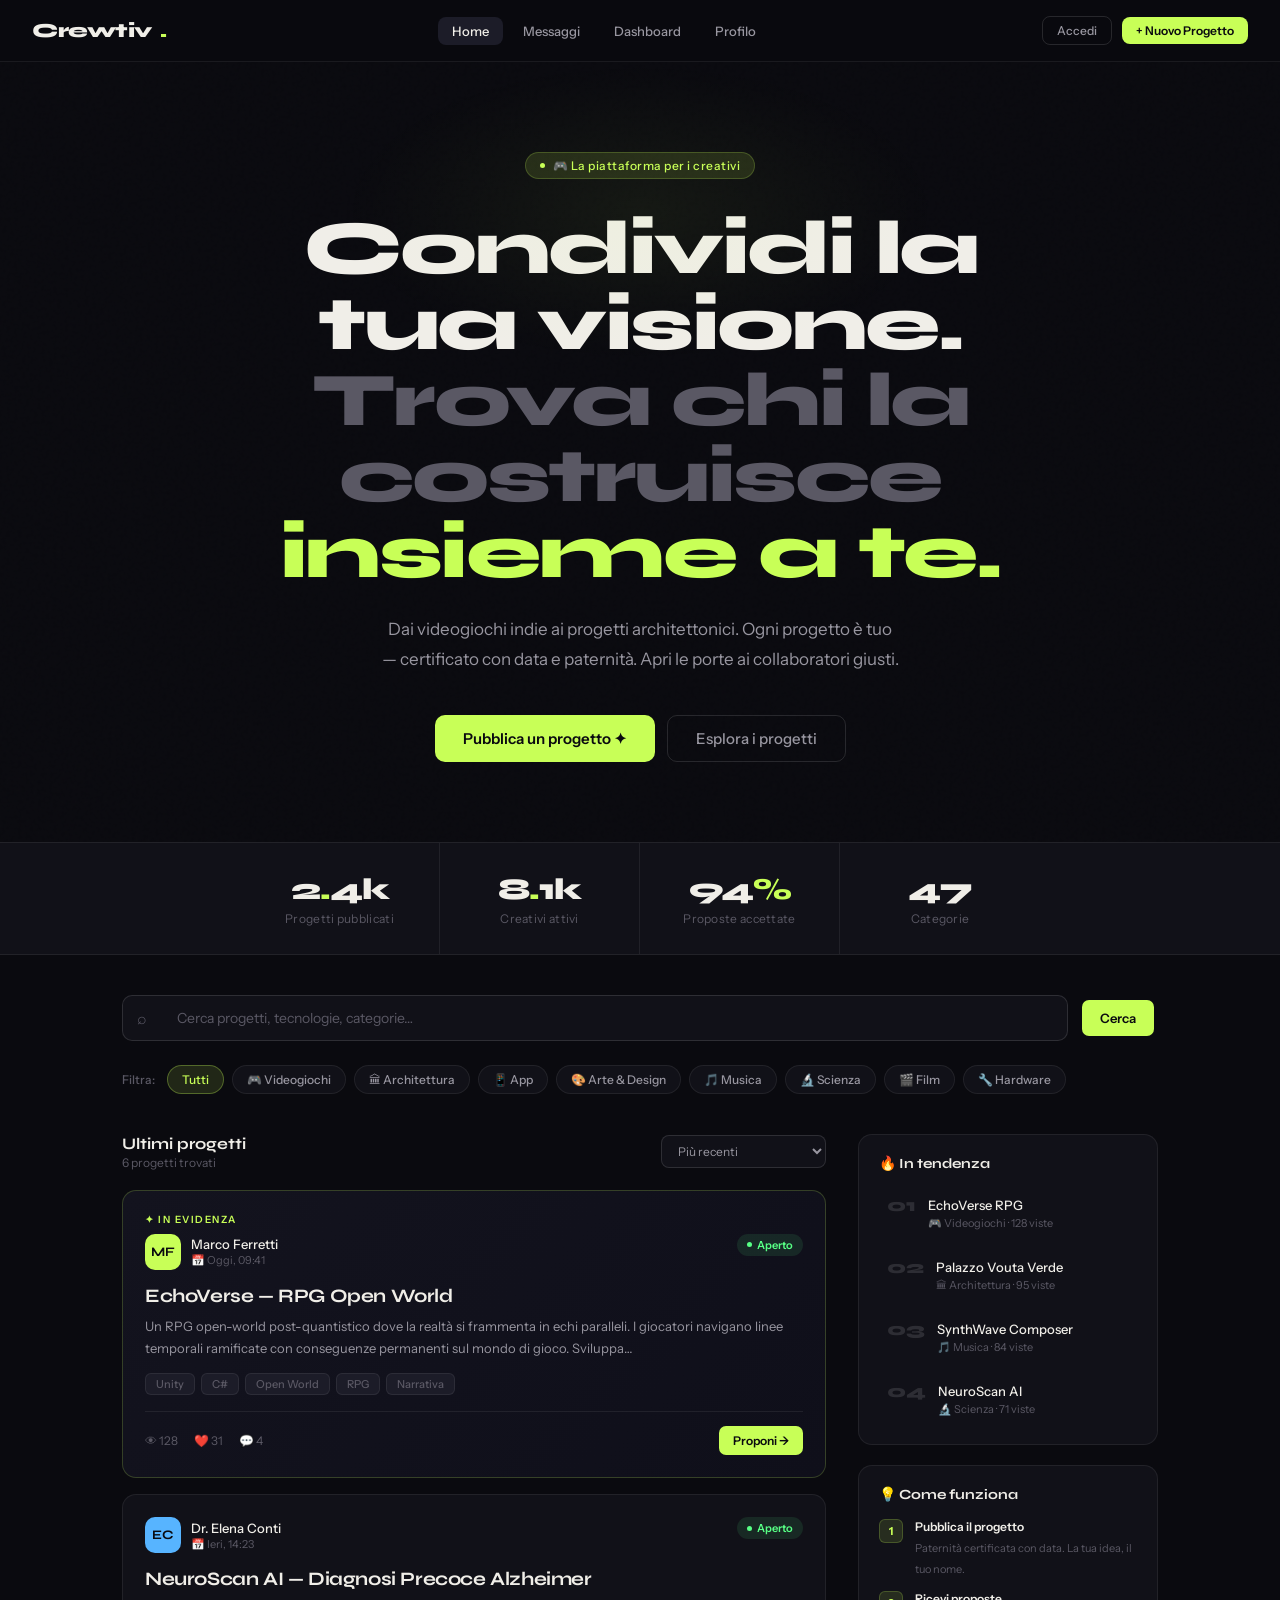
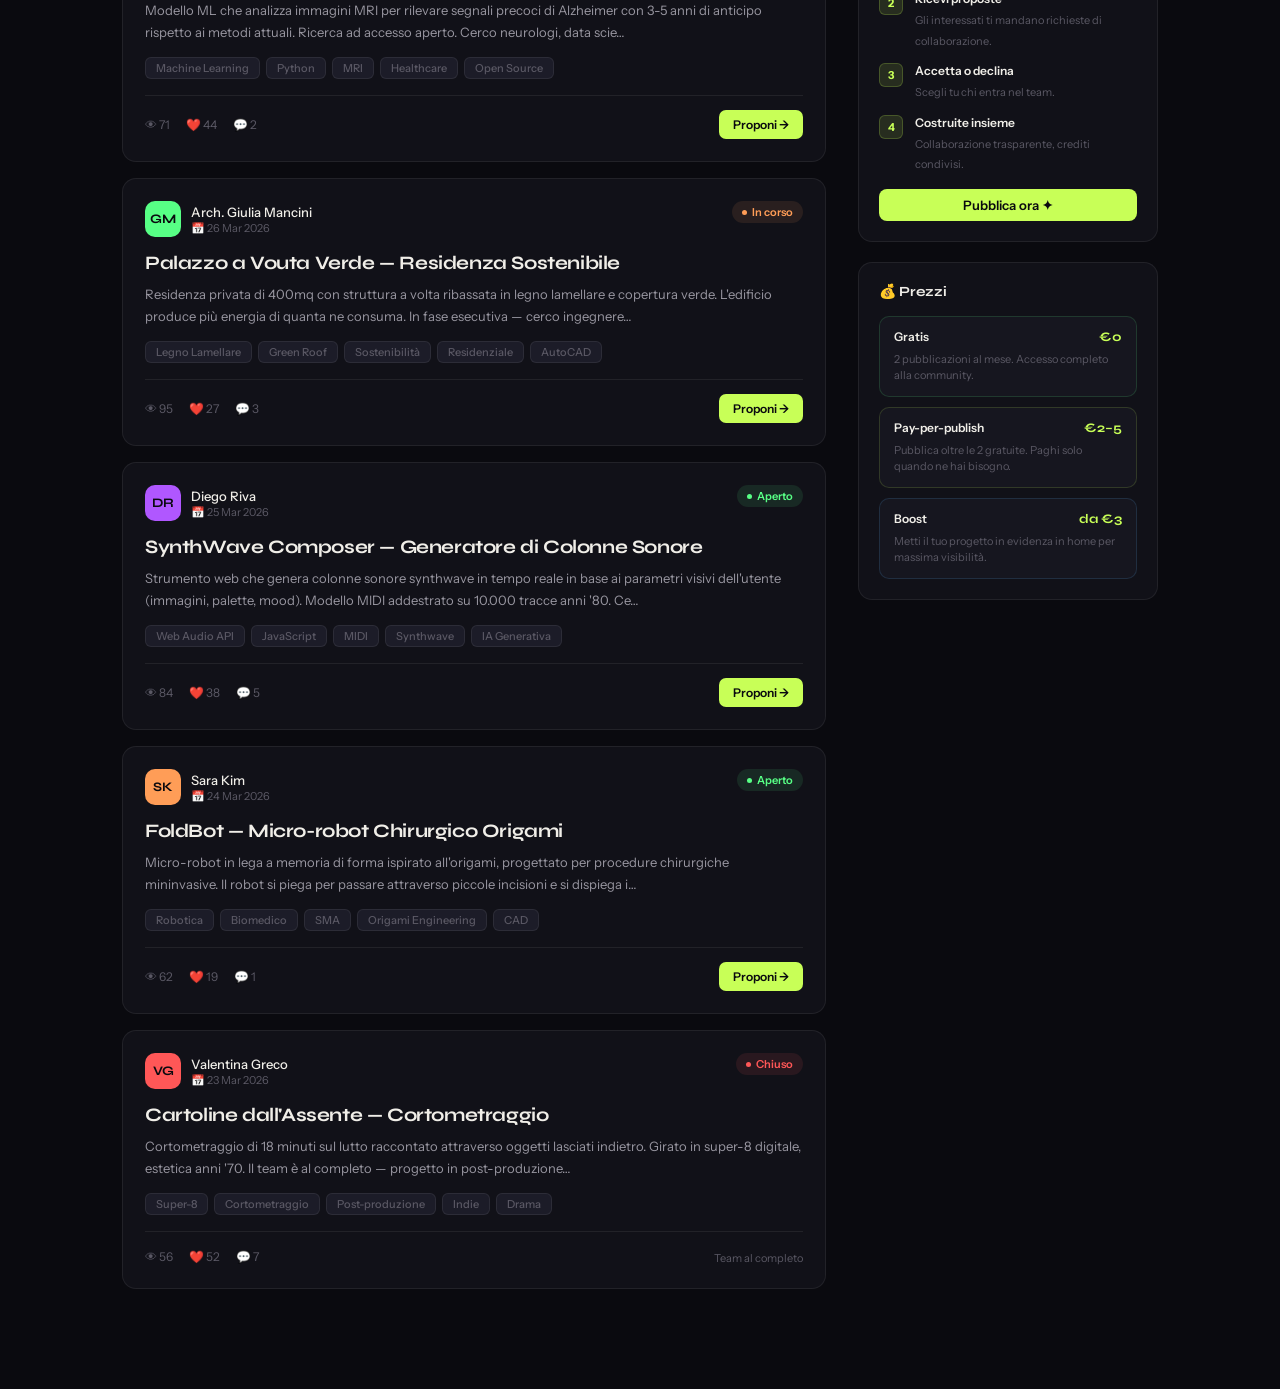
<file: crewtiv.html>
<!DOCTYPE html>
<html lang="it">
<head>
<meta charset="UTF-8">
<meta name="viewport" content="width=device-width, initial-scale=1.0">
<title>Crewtiv — Condividi la tua visione. Costruisci il tuo team.</title>

<!-- Google Analytics -->
<script async src="https://www.googletagmanager.com/gtag/js?id=G-K8WGWDESEM"></script>
<script>
  window.dataLayer = window.dataLayer || [];
  function gtag(){dataLayer.push(arguments);}
  gtag('js', new Date());
  gtag('config', 'G-K8WGWDESEM');
</script>

<!-- Microsoft Clarity -->
<script type="text/javascript">
  (function(c,l,a,r,i,t,y){
    c[a]=c[a]||function(){(c[a].q=c[a].q||[]).push(arguments)};
    t=l.createElement(r);t.async=1;t.src="https://www.clarity.ms/tag/"+i;
    y=l.getElementsByTagName(r)[0];y.parentNode.insertBefore(t,y);
  })(window, document, "clarity", "script", "w3e5hsa0gv");
</script>
<link href="https://fonts.googleapis.com/css2?family=Syne:wght@400;500;600;700;800&family=Instrument+Sans:ital,wght@0,300;0,400;0,500;1,300&display=swap" rel="stylesheet">
<style>
:root {
  --bg: #0a0a0f;
  --surface: #111118;
  --surface2: #16161f;
  --surface3: #1c1c28;
  --border: rgba(255,255,255,0.07);
  --border2: rgba(255,255,255,0.12);
  --text: #f0eee8;
  --text2: #9896a0;
  --text3: #5a5864;
  --accent: #c8ff57;
  --accent-dim: rgba(200,255,87,0.12);
  --accent-glow: rgba(200,255,87,0.25);
  --red: #ff5757;
  --blue: #57b4ff;
  --purple: #b057ff;
  --orange: #ff9d57;
  --radius: 14px;
  --radius-sm: 8px;
}
* { box-sizing: border-box; margin: 0; padding: 0; }
html { scroll-behavior: smooth; }
body {
  font-family: 'Instrument Sans', sans-serif;
  background: var(--bg);
  color: var(--text);
  min-height: 100vh;
  overflow-x: hidden;
}

/* NOISE OVERLAY */
body::before {
  content: '';
  position: fixed; inset: 0; z-index: 0;
  background-image: url("data:image/svg+xml,%3Csvg viewBox='0 0 256 256' xmlns='http://www.w3.org/2000/svg'%3E%3Cfilter id='noise'%3E%3CfeTurbulence type='fractalNoise' baseFrequency='0.9' numOctaves='4' stitchTiles='stitch'/%3E%3C/filter%3E%3Crect width='100%25' height='100%25' filter='url(%23noise)' opacity='0.04'/%3E%3C/svg%3E");
  pointer-events: none; opacity: .4;
}

/* NAV */
nav {
  position: sticky; top: 0; z-index: 100;
  display: flex; align-items: center; justify-content: space-between;
  padding: 0 32px; height: 62px;
  background: rgba(10,10,15,0.85);
  backdrop-filter: blur(20px);
  border-bottom: 1px solid var(--border);
}
.nav-logo {
  font-family: 'Syne', sans-serif;
  font-weight: 800; font-size: 20px;
  color: var(--text); text-decoration: none;
  letter-spacing: -0.5px;
  display: flex; align-items: center; gap: 8px;
}
.nav-logo .dot { color: var(--accent); }
.nav-center { display: flex; gap: 6px; }
.nav-link {
  padding: 6px 14px; border-radius: 8px;
  font-size: 13px; font-weight: 500; color: var(--text2);
  text-decoration: none; transition: all .2s; cursor: pointer;
  border: none; background: none;
  font-family: 'Instrument Sans', sans-serif;
}
.nav-link:hover { color: var(--text); background: var(--surface2); }
.nav-link.active { color: var(--text); background: var(--surface3); }
.nav-right { display: flex; align-items: center; gap: 10px; }
.btn {
  display: inline-flex; align-items: center; gap: 6px;
  padding: 8px 18px; border-radius: 8px;
  font-family: 'Instrument Sans', sans-serif;
  font-size: 13px; font-weight: 500;
  cursor: pointer; transition: all .2s;
  border: none; text-decoration: none;
}
.btn-ghost {
  background: transparent; color: var(--text2);
  border: 1px solid var(--border2);
}
.btn-ghost:hover { color: var(--text); border-color: rgba(255,255,255,0.25); }
.btn-accent {
  background: var(--accent); color: #0a0a0f;
  font-weight: 600;
}
.btn-accent:hover { background: #d4ff6a; transform: translateY(-1px); box-shadow: 0 4px 20px var(--accent-glow); }
.btn-sm { padding: 6px 14px; font-size: 12px; }

/* HERO */
.hero {
  position: relative; z-index: 1;
  padding: 90px 32px 80px;
  text-align: center;
  max-width: 900px; margin: 0 auto;
}
.hero-eyebrow {
  display: inline-flex; align-items: center; gap: 8px;
  background: var(--accent-dim); border: 1px solid rgba(200,255,87,0.2);
  color: var(--accent); padding: 5px 14px; border-radius: 100px;
  font-size: 12px; font-weight: 500; letter-spacing: .5px;
  margin-bottom: 32px;
}
.hero-eyebrow::before {
  content: ''; width: 5px; height: 5px;
  background: var(--accent); border-radius: 50%;
  animation: blink 2s infinite;
}
@keyframes blink { 0%,100%{opacity:1}50%{opacity:.3} }

.hero h1 {
  font-family: 'Syne', sans-serif;
  font-size: clamp(42px, 7vw, 76px);
  font-weight: 800; line-height: 1.0;
  letter-spacing: -2.5px; color: var(--text);
  margin-bottom: 24px;
}
.hero h1 .line2 { color: var(--text3); }
.hero h1 .highlight {
  color: var(--accent);
  position: relative; display: inline-block;
}
.hero-sub {
  font-size: 17px; color: var(--text2);
  max-width: 520px; margin: 0 auto 40px;
  line-height: 1.75; font-weight: 300;
}
.hero-actions { display: flex; gap: 12px; justify-content: center; flex-wrap: wrap; }
.btn-lg { padding: 13px 28px; font-size: 15px; border-radius: 10px; }

.hero-glow {
  position: absolute; top: 0; left: 50%; transform: translateX(-50%);
  width: 600px; height: 300px;
  background: radial-gradient(ellipse, rgba(200,255,87,0.06) 0%, transparent 70%);
  pointer-events: none;
}

/* STATS */
.stats-bar {
  position: relative; z-index: 1;
  display: flex; justify-content: center; gap: 0;
  border-top: 1px solid var(--border);
  border-bottom: 1px solid var(--border);
  background: var(--surface);
  overflow: hidden;
}
.stat-item {
  flex: 1; max-width: 200px;
  padding: 28px 20px; text-align: center;
  border-right: 1px solid var(--border);
}
.stat-item:last-child { border-right: none; }
.stat-num {
  font-family: 'Syne', sans-serif;
  font-size: 30px; font-weight: 800;
  color: var(--text); letter-spacing: -1px;
}
.stat-num span { color: var(--accent); }
.stat-label { font-size: 12px; color: var(--text3); margin-top: 4px; letter-spacing: .3px; }

/* SEARCH */
.search-wrap {
  position: relative; z-index: 1;
  padding: 40px 32px 0;
  max-width: 1100px; margin: 0 auto;
}
.search-row {
  display: flex; gap: 10px; align-items: center;
}
.search-box {
  flex: 1; display: flex; align-items: center;
  background: var(--surface); border: 1px solid var(--border2);
  border-radius: 10px; overflow: hidden;
  transition: border-color .2s, box-shadow .2s;
}
.search-box:focus-within {
  border-color: var(--accent);
  box-shadow: 0 0 0 3px var(--accent-dim);
}
.search-box input {
  flex:1; padding: 13px 16px; background: transparent;
  border: none; outline: none; color: var(--text);
  font-family: 'Instrument Sans', sans-serif; font-size: 14px;
}
.search-box input::placeholder { color: var(--text3); }
.search-icon { padding: 0 14px; color: var(--text3); font-size: 16px; }
.search-btn {
  padding: 10px 18px; margin: 4px;
  background: var(--accent); color: #0a0a0f;
  border: none; border-radius: 7px;
  font-family: 'Instrument Sans', sans-serif;
  font-size: 13px; font-weight: 600; cursor: pointer;
  transition: background .2s;
}
.search-btn:hover { background: #d4ff6a; }

/* CATEGORIES */
.cats-wrap {
  position: relative; z-index: 1;
  padding: 24px 32px 0;
  max-width: 1100px; margin: 0 auto;
  display: flex; gap: 8px; flex-wrap: wrap; align-items: center;
}
.cats-label { font-size: 12px; color: var(--text3); font-weight: 500; margin-right: 4px; }
.cat-pill {
  display: inline-flex; align-items: center; gap: 6px;
  padding: 6px 14px; border-radius: 100px;
  background: var(--surface); border: 1px solid var(--border);
  font-size: 12px; font-weight: 500; color: var(--text2);
  cursor: pointer; transition: all .2s;
}
.cat-pill:hover { border-color: var(--border2); color: var(--text); }
.cat-pill.active {
  background: var(--accent-dim); border-color: rgba(200,255,87,0.3);
  color: var(--accent);
}

/* MAIN LAYOUT */
.main {
  position: relative; z-index: 1;
  max-width: 1100px; margin: 0 auto;
  padding: 40px 32px 100px;
  display: grid; grid-template-columns: 1fr 300px; gap: 32px;
}

/* PROJECTS */
.projects-header {
  display: flex; align-items: center; justify-content: space-between;
  margin-bottom: 20px;
}
.projects-title {
  font-family: 'Syne', sans-serif;
  font-size: 16px; font-weight: 700; color: var(--text);
}
.projects-meta { font-size: 12px; color: var(--text3); margin-top: 2px; }
.sort-select {
  padding: 7px 12px; border-radius: 8px;
  background: var(--surface); border: 1px solid var(--border2);
  color: var(--text2); font-family: 'Instrument Sans', sans-serif;
  font-size: 12px; outline: none; cursor: pointer;
}

.projects-list { display: flex; flex-direction: column; gap: 16px; }

/* PROJECT CARD */
.pcard {
  background: var(--surface);
  border: 1px solid var(--border);
  border-radius: var(--radius);
  padding: 22px;
  cursor: pointer;
  transition: border-color .2s, box-shadow .2s, transform .2s;
  animation: fadeUp .35s both;
  position: relative; overflow: hidden;
}
.pcard::before {
  content: ''; position: absolute;
  top: 0; left: 0; right: 0; height: 1px;
  background: linear-gradient(90deg, transparent, rgba(255,255,255,0.08), transparent);
  opacity: 0; transition: opacity .3s;
}
.pcard:hover { border-color: var(--border2); transform: translateY(-2px); box-shadow: 0 8px 32px rgba(0,0,0,0.4); }
.pcard:hover::before { opacity: 1; }
.pcard.featured {
  background: linear-gradient(135deg, #13131e 0%, #0f0f1a 100%);
  border-color: rgba(200,255,87,0.2);
}
.pcard.featured:hover { border-color: rgba(200,255,87,0.4); box-shadow: 0 8px 40px rgba(200,255,87,0.08); }

@keyframes fadeUp {
  from { opacity:0; transform:translateY(14px); }
  to { opacity:1; transform:translateY(0); }
}

.pcard-top { display: flex; align-items: flex-start; justify-content: space-between; gap: 12px; margin-bottom: 14px; }
.pcard-author { display: flex; align-items: center; gap: 10px; }
.avatar {
  width: 36px; height: 36px; border-radius: 10px;
  display: flex; align-items: center; justify-content: center;
  font-family: 'Syne', sans-serif;
  font-size: 13px; font-weight: 700; color: #0a0a0f; flex-shrink: 0;
}
.author-name { font-size: 13px; font-weight: 500; color: var(--text); }
.author-date { font-size: 11px; color: var(--text3); margin-top: 1px; }
.status-badge {
  display: inline-flex; align-items: center; gap: 5px;
  padding: 4px 10px; border-radius: 100px;
  font-size: 11px; font-weight: 600;
}
.status-badge::before { content:''; width:5px; height:5px; border-radius:50%; }
.s-open { background: rgba(87,255,133,0.1); color: #57ff85; }
.s-open::before { background: #57ff85; }
.s-progress { background: rgba(255,157,87,0.1); color: var(--orange); }
.s-progress::before { background: var(--orange); }
.s-closed { background: rgba(255,87,87,0.1); color: var(--red); }
.s-closed::before { background: var(--red); }

.featured-label {
  font-size: 10px; font-weight: 600; letter-spacing: 1.5px;
  text-transform: uppercase; color: var(--accent);
  margin-bottom: 8px; display: flex; align-items: center; gap: 5px;
}
.pcard-title {
  font-family: 'Syne', sans-serif;
  font-size: 19px; font-weight: 700;
  color: var(--text); margin-bottom: 8px;
  letter-spacing: -0.4px; line-height: 1.25;
}
.pcard-desc {
  font-size: 13px; color: var(--text2);
  line-height: 1.7; margin-bottom: 14px;
  font-weight: 300;
}
.pcard-tags { display: flex; flex-wrap: wrap; gap: 6px; margin-bottom: 16px; }
.tag {
  padding: 3px 10px; border-radius: 6px;
  background: var(--surface3); color: var(--text3);
  font-size: 11px; font-weight: 500; border: 1px solid var(--border);
}
.pcard-footer {
  display: flex; align-items: center; justify-content: space-between;
  padding-top: 14px; border-top: 1px solid var(--border);
}
.pcard-stats { display: flex; gap: 16px; }
.pstat { font-size: 12px; color: var(--text3); display: flex; align-items: center; gap: 4px; }
.pcard-action .btn-accent { padding: 7px 14px; font-size: 12px; border-radius: 7px; }

/* SIDEBAR */
.sidebar { display: flex; flex-direction: column; gap: 20px; }
.scard {
  background: var(--surface); border: 1px solid var(--border);
  border-radius: var(--radius); padding: 20px;
}
.scard-title {
  font-family: 'Syne', sans-serif;
  font-size: 14px; font-weight: 700; color: var(--text);
  margin-bottom: 16px; display: flex; align-items: center; gap: 8px;
}

.trending-list { display: flex; flex-direction: column; gap: 12px; }
.titem { display: flex; gap: 12px; cursor: pointer; padding: 8px; border-radius: 8px; transition: background .2s; }
.titem:hover { background: var(--surface2); }
.trank {
  font-family: 'Syne', sans-serif; font-size: 18px; font-weight: 800;
  color: var(--border2); line-height: 1; min-width: 20px;
}
.ttitle { font-size: 13px; font-weight: 500; color: var(--text); line-height: 1.4; }
.tmeta { font-size: 11px; color: var(--text3); margin-top: 2px; }

.how-steps { display: flex; flex-direction: column; gap: 14px; }
.hstep { display: flex; gap: 12px; align-items: flex-start; }
.hnum {
  width: 24px; height: 24px; border-radius: 6px;
  background: var(--accent-dim); color: var(--accent);
  display: flex; align-items: center; justify-content: center;
  font-size: 11px; font-weight: 700; flex-shrink: 0;
  border: 1px solid rgba(200,255,87,0.2);
}
.htext strong { font-size: 12px; font-weight: 600; color: var(--text); display: block; margin-bottom: 2px; }
.htext span { font-size: 11px; color: var(--text3); line-height: 1.5; }

.pricing-tiers { display: flex; flex-direction: column; gap: 10px; }
.ptier {
  padding: 12px 14px; border-radius: 10px;
  border: 1px solid var(--border);
  background: var(--surface2);
}
.ptier-head { display: flex; justify-content: space-between; align-items: center; margin-bottom: 6px; }
.ptier-name { font-size: 12px; font-weight: 600; color: var(--text); }
.ptier-price { font-family: 'Syne', sans-serif; font-size: 13px; font-weight: 700; color: var(--accent); }
.ptier-desc { font-size: 11px; color: var(--text3); line-height: 1.5; }
.ptier.free { border-color: rgba(87,255,133,0.15); }
.ptier.paid { border-color: rgba(200,255,87,0.15); }
.ptier.boost { border-color: rgba(87,180,255,0.15); }

/* ── MODAL ── */
.overlay {
  position: fixed; inset: 0; z-index: 500;
  background: rgba(5,5,10,0.8); backdrop-filter: blur(8px);
  display: flex; align-items: center; justify-content: center;
  padding: 20px; opacity: 0; pointer-events: none; transition: opacity .25s;
}
.overlay.open { opacity: 1; pointer-events: all; }
.modal {
  background: var(--surface); border: 1px solid var(--border2);
  border-radius: 18px; width: 100%; max-width: 620px;
  max-height: 88vh; overflow-y: auto;
  box-shadow: 0 32px 80px rgba(0,0,0,0.7);
  transform: translateY(20px) scale(.97);
  transition: transform .3s cubic-bezier(.34,1.56,.64,1);
}
.overlay.open .modal { transform: translateY(0) scale(1); }
.modal-head {
  padding: 24px 24px 20px;
  border-bottom: 1px solid var(--border);
  display: flex; gap: 14px; justify-content: space-between; align-items: flex-start;
}
.modal-close {
  width: 30px; height: 30px; border-radius: 8px;
  background: var(--surface3); border: none; cursor: pointer;
  color: var(--text2); font-size: 16px; display: flex;
  align-items: center; justify-content: center; flex-shrink: 0;
  transition: background .2s;
}
.modal-close:hover { background: var(--border2); color: var(--text); }
.modal-body { padding: 22px 24px 26px; }
.modal-title {
  font-family: 'Syne', sans-serif; font-size: 22px; font-weight: 800;
  letter-spacing: -.5px; line-height: 1.2;
}
.modal-author-row { display: flex; align-items: center; gap: 8px; margin: 12px 0 4px; }
.modal-author-row span { font-size: 12px; color: var(--text3); }
.modal-desc { font-size: 14px; color: var(--text2); line-height: 1.75; margin: 14px 0 16px; font-weight: 300; }
.msec-title {
  font-size: 10px; font-weight: 600; letter-spacing: 1px;
  text-transform: uppercase; color: var(--text3); margin-bottom: 10px;
}
.collab-list { display: flex; flex-direction: column; gap: 8px; margin-bottom: 20px; }
.citem {
  display: flex; align-items: center; justify-content: space-between;
  padding: 10px 12px; border-radius: 8px;
  background: var(--surface2); border: 1px solid var(--border);
}
.citem-left { display: flex; align-items: center; gap: 10px; }
.cname { font-size: 13px; font-weight: 500; }
.crole { font-size: 11px; color: var(--text3); }
.cstatus {
  font-size: 11px; font-weight: 600; padding: 3px 9px;
  border-radius: 100px;
}
.cs-accepted { background: rgba(87,255,133,0.1); color: #57ff85; }
.cs-pending { background: rgba(255,157,87,0.1); color: var(--orange); }

.form-group { display: flex; flex-direction: column; gap: 5px; margin-bottom: 12px; }
.form-label { font-size: 12px; font-weight: 500; color: var(--text2); }
.form-input, .form-textarea, .form-select {
  padding: 10px 14px; border-radius: 8px;
  background: var(--surface2); border: 1px solid var(--border2);
  color: var(--text); font-family: 'Instrument Sans', sans-serif;
  font-size: 13px; outline: none; transition: border-color .2s, box-shadow .2s;
  resize: vertical;
}
.form-input:focus, .form-textarea:focus, .form-select:focus {
  border-color: var(--accent);
  box-shadow: 0 0 0 3px var(--accent-dim);
}
.form-textarea { min-height: 85px; }
.form-select option { background: var(--surface2); }
.form-row { display: grid; grid-template-columns: 1fr 1fr; gap: 12px; }
.form-note { font-size: 11px; color: var(--text3); margin-top: 8px; display: flex; align-items: center; gap: 5px; }

/* PAGE VIEWS */
.page { display: none; }
.page.active { display: block; }

/* PROFILE PAGE */
.profile-hero {
  position: relative; z-index: 1;
  background: var(--surface);
  border-bottom: 1px solid var(--border);
  padding: 40px 32px;
}
.profile-inner { max-width: 1100px; margin: 0 auto; display: flex; align-items: flex-end; gap: 24px; }
.profile-avatar {
  width: 80px; height: 80px; border-radius: 18px;
  display: flex; align-items: center; justify-content: center;
  font-family: 'Syne', sans-serif; font-size: 28px; font-weight: 800;
  color: #0a0a0f; flex-shrink: 0;
}
.profile-name {
  font-family: 'Syne', sans-serif; font-size: 26px; font-weight: 800;
  letter-spacing: -.8px;
}
.profile-bio { font-size: 14px; color: var(--text2); margin-top: 6px; font-weight: 300; }
.profile-meta { display: flex; gap: 20px; margin-top: 12px; }
.pmeta-item { font-size: 12px; color: var(--text3); display: flex; align-items: center; gap: 5px; }
.pmeta-item strong { color: var(--text); }
.profile-badge {
  margin-left: auto; padding: 6px 14px; border-radius: 100px;
  background: var(--accent-dim); border: 1px solid rgba(200,255,87,0.2);
  font-size: 11px; font-weight: 600; color: var(--accent);
}
.profile-content { max-width: 1100px; margin: 0 auto; padding: 36px 32px 80px; display: grid; grid-template-columns: 1fr 280px; gap: 32px; position: relative; z-index: 1; }
.profile-projects .section-head { font-family: 'Syne', sans-serif; font-size: 15px; font-weight: 700; margin-bottom: 16px; }

/* MESSAGES PAGE */
.messages-wrap { max-width: 1100px; margin: 0 auto; padding: 36px 32px 80px; display: grid; grid-template-columns: 280px 1fr; gap: 0; position: relative; z-index: 1; min-height: calc(100vh - 62px); }
.msg-list { border-right: 1px solid var(--border); padding-right: 0; }
.msg-list-head { padding: 0 20px 16px; font-family: 'Syne', sans-serif; font-size: 14px; font-weight: 700; }
.msg-item {
  padding: 14px 20px; cursor: pointer; transition: background .2s;
  border-left: 2px solid transparent;
}
.msg-item:hover { background: var(--surface2); }
.msg-item.active { background: var(--surface2); border-left-color: var(--accent); }
.msg-item-name { font-size: 13px; font-weight: 500; }
.msg-item-preview { font-size: 11px; color: var(--text3); margin-top: 2px; }
.msg-item-time { font-size: 10px; color: var(--text3); float: right; }
.msg-unread {
  display: inline-flex; width: 16px; height: 16px; border-radius: 50%;
  background: var(--accent); color: #0a0a0f;
  font-size: 9px; font-weight: 700; align-items: center; justify-content: center;
  float: right; margin-top: 2px;
}
.chat-area { padding: 0 0 0 28px; display: flex; flex-direction: column; }
.chat-head { display: flex; align-items: center; gap: 12px; padding-bottom: 20px; border-bottom: 1px solid var(--border); margin-bottom: 20px; }
.chat-head-name { font-family: 'Syne', sans-serif; font-size: 16px; font-weight: 700; }
.chat-head-project { font-size: 12px; color: var(--text3); }
.chat-messages { flex: 1; display: flex; flex-direction: column; gap: 14px; margin-bottom: 20px; }
.cmsg { max-width: 75%; }
.cmsg.me { align-self: flex-end; }
.cmsg-bubble {
  padding: 10px 14px; border-radius: 12px;
  font-size: 13px; line-height: 1.6;
}
.cmsg.them .cmsg-bubble { background: var(--surface2); border: 1px solid var(--border); color: var(--text); border-radius: 12px 12px 12px 4px; }
.cmsg.me .cmsg-bubble { background: var(--accent); color: #0a0a0f; font-weight: 500; border-radius: 12px 12px 4px 12px; }
.cmsg-time { font-size: 10px; color: var(--text3); margin-top: 4px; padding: 0 4px; }
.cmsg.me .cmsg-time { text-align: right; }
.chat-input-row { display: flex; gap: 10px; }
.chat-input {
  flex: 1; padding: 11px 16px; border-radius: 10px;
  background: var(--surface2); border: 1px solid var(--border2);
  color: var(--text); font-family: 'Instrument Sans', sans-serif;
  font-size: 13px; outline: none; transition: border-color .2s;
}
.chat-input:focus { border-color: var(--accent); }
.chat-send {
  padding: 11px 18px; border-radius: 10px;
  background: var(--accent); color: #0a0a0f;
  border: none; font-family: 'Instrument Sans', sans-serif;
  font-size: 13px; font-weight: 600; cursor: pointer;
  transition: background .2s;
}
.chat-send:hover { background: #d4ff6a; }

/* DASHBOARD PAGE */
.dash-wrap { max-width: 1100px; margin: 0 auto; padding: 36px 32px 80px; position: relative; z-index: 1; }
.dash-head { margin-bottom: 32px; }
.dash-greeting { font-family: 'Syne', sans-serif; font-size: 26px; font-weight: 800; letter-spacing: -.8px; }
.dash-sub { font-size: 14px; color: var(--text2); margin-top: 6px; }
.dash-kpis { display: grid; grid-template-columns: repeat(4, 1fr); gap: 16px; margin-bottom: 32px; }
.kpi {
  background: var(--surface); border: 1px solid var(--border);
  border-radius: var(--radius); padding: 20px;
}
.kpi-val { font-family: 'Syne', sans-serif; font-size: 32px; font-weight: 800; color: var(--text); letter-spacing: -1px; }
.kpi-val span { color: var(--accent); }
.kpi-label { font-size: 12px; color: var(--text3); margin-top: 4px; }
.kpi-delta { font-size: 11px; color: #57ff85; margin-top: 8px; }
.dash-grid { display: grid; grid-template-columns: 1fr 320px; gap: 24px; }
.dash-section-title { font-family: 'Syne', sans-serif; font-size: 14px; font-weight: 700; margin-bottom: 14px; }
.proposal-list { display: flex; flex-direction: column; gap: 10px; }
.prop-item {
  background: var(--surface); border: 1px solid var(--border);
  border-radius: 10px; padding: 14px 16px;
  display: flex; align-items: flex-start; gap: 12px;
}
.prop-avatar { width: 34px; height: 34px; border-radius: 8px; display: flex; align-items: center; justify-content: center; font-size: 12px; font-weight: 700; color: #0a0a0f; flex-shrink: 0; }
.prop-name { font-size: 13px; font-weight: 500; }
.prop-role { font-size: 11px; color: var(--text3); margin-top: 1px; }
.prop-msg { font-size: 12px; color: var(--text2); margin-top: 6px; line-height: 1.5; }
.prop-actions { display: flex; gap: 7px; margin-top: 10px; }
.btn-accept { background: rgba(87,255,133,0.12); color: #57ff85; border: 1px solid rgba(87,255,133,0.2); font-size: 11px; font-weight: 600; padding: 5px 12px; border-radius: 6px; cursor: pointer; transition: background .2s; font-family: 'Instrument Sans', sans-serif; }
.btn-accept:hover { background: rgba(87,255,133,0.22); }
.btn-decline { background: rgba(255,87,87,0.08); color: var(--red); border: 1px solid rgba(255,87,87,0.15); font-size: 11px; font-weight: 600; padding: 5px 12px; border-radius: 6px; cursor: pointer; transition: background .2s; font-family: 'Instrument Sans', sans-serif; }
.btn-decline:hover { background: rgba(255,87,87,0.18); }
.activity-list { display: flex; flex-direction: column; gap: 10px; }
.act-item { display: flex; align-items: flex-start; gap: 10px; padding: 10px 0; border-bottom: 1px solid var(--border); }
.act-item:last-child { border-bottom: none; }
.act-dot { width: 8px; height: 8px; border-radius: 50%; margin-top: 5px; flex-shrink: 0; }
.act-text { font-size: 12px; color: var(--text2); line-height: 1.5; }
.act-time { font-size: 10px; color: var(--text3); margin-top: 2px; }

/* TOAST */
.toast {
  position: fixed; bottom: 24px; right: 24px; z-index: 1000;
  background: var(--surface2); border: 1px solid var(--border2);
  color: var(--text); padding: 12px 18px; border-radius: 10px;
  font-size: 13px; font-weight: 500;
  display: flex; align-items: center; gap: 8px;
  box-shadow: 0 8px 32px rgba(0,0,0,0.5);
  transform: translateY(16px); opacity: 0;
  transition: all .3s cubic-bezier(.34,1.56,.64,1);
  pointer-events: none; max-width: 320px;
}
.toast.show { transform: translateY(0); opacity: 1; }

/* MOBILE */
@media (max-width: 768px) {
  nav { padding: 0 16px; }
  .nav-center { display: none; }
  .hero { padding: 50px 20px 40px; }
  .hero h1 { font-size: 38px; }
  .stats-bar { flex-wrap: wrap; }
  .stat-item { min-width: 50%; border-right: none; border-bottom: 1px solid var(--border); }
  .main { grid-template-columns: 1fr; padding: 24px 16px 60px; }
  .sidebar { display: none; }
  .search-wrap, .cats-wrap { padding-left: 16px; padding-right: 16px; }
  .profile-content { grid-template-columns: 1fr; }
  .messages-wrap { grid-template-columns: 1fr; }
  .msg-list { border-right: none; border-bottom: 1px solid var(--border); padding-bottom: 16px; margin-bottom: 20px; }
  .chat-area { padding: 0; }
  .dash-kpis { grid-template-columns: 1fr 1fr; }
  .dash-grid { grid-template-columns: 1fr; }
  .form-row { grid-template-columns: 1fr; }
  .profile-inner { flex-direction: column; align-items: flex-start; }
  .profile-badge { margin-left: 0; }
}
</style>
</head>
<body>

<!-- NAV -->
<nav>
  <a class="nav-logo" href="#" onclick="showPage('home')">Crewtiv<span class="dot">.</span></a>
  <div class="nav-center">
    <button class="nav-link active" id="nav-home" onclick="showPage('home')">Home</button>
    <button class="nav-link" id="nav-messages" onclick="showPage('messages')">Messaggi</button>
    <button class="nav-link" id="nav-dashboard" onclick="showPage('dashboard')">Dashboard</button>
    <button class="nav-link" id="nav-profile" onclick="showPage('profile')">Profilo</button>
  </div>
  <div class="nav-right">
    <button class="btn btn-ghost btn-sm" onclick="showToast('🔐 Accesso — in arrivo!')">Accedi</button>
    <button class="btn btn-accent btn-sm" onclick="openNewProject()">+ Nuovo Progetto</button>
  </div>
</nav>

<!-- ══════════════════ HOME PAGE ══════════════════ -->
<div id="page-home" class="page active">

  <section class="hero">
    <div class="hero-glow"></div>
    <div class="hero-eyebrow">🎮 La piattaforma per i creativi</div>
    <h1>
      Condividi la tua visione.<br>
      <span class="line2">Trova chi la costruisce</span><br>
      <span class="highlight">insieme a te.</span>
    </h1>
    <p class="hero-sub">Dai videogiochi indie ai progetti architettonici. Ogni progetto è tuo — certificato con data e paternità. Apri le porte ai collaboratori giusti.</p>
    <div class="hero-actions">
      <button class="btn btn-accent btn-lg" onclick="openNewProject()">Pubblica un progetto ✦</button>
      <button class="btn btn-ghost btn-lg" onclick="document.querySelector('.search-wrap').scrollIntoView({behavior:'smooth'})">Esplora i progetti</button>
    </div>
  </section>

  <div class="stats-bar">
    <div class="stat-item"><div class="stat-num">2<span>.</span>4k</div><div class="stat-label">Progetti pubblicati</div></div>
    <div class="stat-item"><div class="stat-num">8<span>.</span>1k</div><div class="stat-label">Creativi attivi</div></div>
    <div class="stat-item"><div class="stat-num">94<span>%</span></div><div class="stat-label">Proposte accettate</div></div>
    <div class="stat-item"><div class="stat-num">47</div><div class="stat-label">Categorie</div></div>
  </div>

  <div class="search-wrap">
    <div class="search-row">
      <div class="search-box">
        <span class="search-icon">⌕</span>
        <input type="text" id="searchInput" placeholder="Cerca progetti, tecnologie, categorie…" oninput="applyFilters()">
      </div>
      <button class="search-btn" onclick="applyFilters()">Cerca</button>
    </div>
  </div>

  <div class="cats-wrap">
    <span class="cats-label">Filtra:</span>
    <span class="cat-pill active" onclick="setCategory('all',this)">Tutti</span>
    <span class="cat-pill" onclick="setCategory('game',this)">🎮 Videogiochi</span>
    <span class="cat-pill" onclick="setCategory('arch',this)">🏛 Architettura</span>
    <span class="cat-pill" onclick="setCategory('app',this)">📱 App</span>
    <span class="cat-pill" onclick="setCategory('art',this)">🎨 Arte & Design</span>
    <span class="cat-pill" onclick="setCategory('music',this)">🎵 Musica</span>
    <span class="cat-pill" onclick="setCategory('science',this)">🔬 Scienza</span>
    <span class="cat-pill" onclick="setCategory('film',this)">🎬 Film</span>
    <span class="cat-pill" onclick="setCategory('hardware',this)">🔧 Hardware</span>
  </div>

  <div class="main">
    <div>
      <div class="projects-header">
        <div>
          <div class="projects-title">Ultimi progetti</div>
          <div class="projects-meta" id="pMeta">6 progetti trovati</div>
        </div>
        <select class="sort-select" onchange="sortProjects(this.value)">
          <option value="recent">Più recenti</option>
          <option value="popular">Più popolari</option>
          <option value="open">Cercano collaboratori</option>
        </select>
      </div>
      <div class="projects-list" id="projectsList"></div>
    </div>

    <aside class="sidebar">
      <div class="scard">
        <div class="scard-title">🔥 In tendenza</div>
        <div class="trending-list">
          <div class="titem" onclick="openProjectById(0)">
            <div class="trank">01</div>
            <div><div class="ttitle">EchoVerse RPG</div><div class="tmeta">🎮 Videogiochi · 128 viste</div></div>
          </div>
          <div class="titem" onclick="openProjectById(2)">
            <div class="trank">02</div>
            <div><div class="ttitle">Palazzo Vouta Verde</div><div class="tmeta">🏛 Architettura · 95 viste</div></div>
          </div>
          <div class="titem" onclick="openProjectById(3)">
            <div class="trank">03</div>
            <div><div class="ttitle">SynthWave Composer</div><div class="tmeta">🎵 Musica · 84 viste</div></div>
          </div>
          <div class="titem" onclick="openProjectById(1)">
            <div class="trank">04</div>
            <div><div class="ttitle">NeuroScan AI</div><div class="tmeta">🔬 Scienza · 71 viste</div></div>
          </div>
        </div>
      </div>

      <div class="scard">
        <div class="scard-title">💡 Come funziona</div>
        <div class="how-steps">
          <div class="hstep"><div class="hnum">1</div><div class="htext"><strong>Pubblica il progetto</strong><span>Paternità certificata con data. La tua idea, il tuo nome.</span></div></div>
          <div class="hstep"><div class="hnum">2</div><div class="htext"><strong>Ricevi proposte</strong><span>Gli interessati ti mandano richieste di collaborazione.</span></div></div>
          <div class="hstep"><div class="hnum">3</div><div class="htext"><strong>Accetta o declina</strong><span>Scegli tu chi entra nel team.</span></div></div>
          <div class="hstep"><div class="hnum">4</div><div class="htext"><strong>Costruite insieme</strong><span>Collaborazione trasparente, crediti condivisi.</span></div></div>
        </div>
        <button class="btn btn-accent" style="width:100%;margin-top:16px;justify-content:center" onclick="openNewProject()">Pubblica ora ✦</button>
      </div>

      <div class="scard">
        <div class="scard-title">💰 Prezzi</div>
        <div class="pricing-tiers">
          <div class="ptier free">
            <div class="ptier-head"><span class="ptier-name">Gratis</span><span class="ptier-price">€0</span></div>
            <div class="ptier-desc">2 pubblicazioni al mese. Accesso completo alla community.</div>
          </div>
          <div class="ptier paid">
            <div class="ptier-head"><span class="ptier-name">Pay-per-publish</span><span class="ptier-price">€2–5</span></div>
            <div class="ptier-desc">Pubblica oltre le 2 gratuite. Paghi solo quando ne hai bisogno.</div>
          </div>
          <div class="ptier boost">
            <div class="ptier-head"><span class="ptier-name">Boost</span><span class="ptier-price">da €3</span></div>
            <div class="ptier-desc">Metti il tuo progetto in evidenza in home per massima visibilità.</div>
          </div>
        </div>
      </div>
    </aside>
  </div>
</div>

<!-- ══════════════════ PROFILE PAGE ══════════════════ -->
<div id="page-profile" class="page">
  <div class="profile-hero">
    <div class="profile-inner">
      <div class="profile-avatar" style="background:#c8ff57">MF</div>
      <div>
        <div class="profile-name">Marco Ferretti</div>
        <div class="profile-bio">Sviluppatore indie · Unity · Appassionato di narrative design. Costruisco mondi un progetto alla volta.</div>
        <div class="profile-meta">
          <span class="pmeta-item">📅 Iscritto da <strong>Gen 2026</strong></span>
          <span class="pmeta-item">🗂 <strong>3</strong> progetti</span>
          <span class="pmeta-item">🤝 <strong>2</strong> collaborazioni</span>
          <span class="pmeta-item">❤️ <strong>112</strong> like ricevuti</span>
        </div>
      </div>
      <div class="profile-badge">✦ Creatore Verificato</div>
    </div>
  </div>
  <div class="profile-content">
    <div>
      <div class="profile-projects">
        <div class="section-head">I miei progetti</div>
        <div class="projects-list" id="profileProjectsList"></div>
      </div>
    </div>
    <div>
      <div class="scard" style="margin-bottom:16px">
        <div class="scard-title">📊 Stats</div>
        <div style="display:flex;flex-direction:column;gap:10px">
          <div style="display:flex;justify-content:space-between;align-items:center;padding:8px 0;border-bottom:1px solid var(--border)">
            <span style="font-size:12px;color:var(--text3)">Viste totali</span>
            <span style="font-family:'Syne',sans-serif;font-size:14px;font-weight:700">341</span>
          </div>
          <div style="display:flex;justify-content:space-between;align-items:center;padding:8px 0;border-bottom:1px solid var(--border)">
            <span style="font-size:12px;color:var(--text3)">Proposte ricevute</span>
            <span style="font-family:'Syne',sans-serif;font-size:14px;font-weight:700">11</span>
          </div>
          <div style="display:flex;justify-content:space-between;align-items:center;padding:8px 0">
            <span style="font-size:12px;color:var(--text3)">Collaboratori accettati</span>
            <span style="font-family:'Syne',sans-serif;font-size:14px;font-weight:700;color:var(--accent)">4</span>
          </div>
        </div>
      </div>
      <div class="scard">
        <div class="scard-title">🏷 Skills</div>
        <div style="display:flex;flex-wrap:wrap;gap:6px">
          <span class="tag">Unity</span><span class="tag">C#</span><span class="tag">Game Design</span>
          <span class="tag">Narrative</span><span class="tag">Pixel Art</span><span class="tag">Level Design</span>
        </div>
      </div>
    </div>
  </div>
</div>

<!-- ══════════════════ MESSAGES PAGE ══════════════════ -->
<div id="page-messages" class="page">
  <div class="messages-wrap">
    <div class="msg-list">
      <div class="msg-list-head">Messaggi</div>
      <div class="msg-item active" onclick="selectChat(0)">
        <span class="msg-item-time">2h fa</span>
        <span class="msg-unread">2</span>
        <div class="msg-item-name">Sofia Russo</div>
        <div class="msg-item-preview">Posso aiutarti con il sistema narrativo!</div>
      </div>
      <div class="msg-item" onclick="selectChat(1)">
        <span class="msg-item-time">1g fa</span>
        <div class="msg-item-name">Luca Verdi</div>
        <div class="msg-item-preview">Ecco i miei sample di sound design…</div>
      </div>
      <div class="msg-item" onclick="selectChat(2)">
        <span class="msg-item-time">2g fa</span>
        <div class="msg-item-name">Anna Pellegrini</div>
        <div class="msg-item-preview">Il progetto paesaggistico è pronto</div>
      </div>
      <div class="msg-item" onclick="selectChat(3)">
        <span class="msg-item-time">3g fa</span>
        <div class="msg-item-name">Pietro Mori</div>
        <div class="msg-item-preview">Ti ho inviato i risultati del modello ML</div>
      </div>
    </div>
    <div class="chat-area">
      <div class="chat-head">
        <div class="avatar" style="background:#c8ff57;width:38px;height:38px;border-radius:10px;font-size:13px;font-weight:700;color:#0a0a0f" id="chatAvatar">SR</div>
        <div>
          <div class="chat-head-name" id="chatName">Sofia Russo</div>
          <div class="chat-head-project" id="chatProject">Re: EchoVerse RPG — Narrative Designer</div>
        </div>
      </div>
      <div class="chat-messages" id="chatMessages">
        <div class="cmsg them">
          <div class="cmsg-bubble">Ciao! Ho visto il tuo progetto EchoVerse — il concetto delle linee temporali parallele è brillante. Sono una narrative designer con 3 anni di esperienza negli RPG.</div>
          <div class="cmsg-time">Ieri, 10:23</div>
        </div>
        <div class="cmsg me">
          <div class="cmsg-bubble">Grazie Sofia! Il tuo portfolio è ottimo. Hai già lavorato con sistemi di dialogo ramificati?</div>
          <div class="cmsg-time">Ieri, 11:05</div>
        </div>
        <div class="cmsg them">
          <div class="cmsg-bubble">Sì! Ho lavorato su due RPG indie usando l'integrazione Ink + Unity. Posso condividere i progetti se vuoi vederli.</div>
          <div class="cmsg-time">Ieri, 11:18</div>
        </div>
        <div class="cmsg me">
          <div class="cmsg-bubble">Mandali pure! È esattamente lo stack che uso per EchoVerse.</div>
          <div class="cmsg-time">Ieri, 11:42</div>
        </div>
        <div class="cmsg them">
          <div class="cmsg-bubble">Posso aiutarti con il sistema narrativo! Ti mando un breve design doc con idee per la meccanica delle linee temporali 🎮</div>
          <div class="cmsg-time">2h fa</div>
        </div>
      </div>
      <div class="chat-input-row">
        <input class="chat-input" id="chatInput" type="text" placeholder="Scrivi un messaggio…" onkeydown="if(event.key==='Enter')sendMessage()">
        <button class="chat-send" onclick="sendMessage()">Invia ↑</button>
      </div>
    </div>
  </div>
</div>

<!-- ══════════════════ DASHBOARD PAGE ══════════════════ -->
<div id="page-dashboard" class="page">
  <div class="dash-wrap">
    <div class="dash-head">
      <div class="dash-greeting">Bentornato, Marco 👋</div>
      <div class="dash-sub">Ecco cosa sta succedendo con i tuoi progetti oggi.</div>
    </div>
    <div class="dash-kpis">
      <div class="kpi">
        <div class="kpi-val">3<span>41</span></div>
        <div class="kpi-label">Viste totali progetti</div>
        <div class="kpi-delta">↑ +28 questa settimana</div>
      </div>
      <div class="kpi">
        <div class="kpi-val">1<span>1</span></div>
        <div class="kpi-label">Proposte ricevute</div>
        <div class="kpi-delta">↑ +3 nuove</div>
      </div>
      <div class="kpi">
        <div class="kpi-val">4</div>
        <div class="kpi-label">Collaboratori attivi</div>
        <div class="kpi-delta" style="color:var(--orange)">2 in attesa</div>
      </div>
      <div class="kpi">
        <div class="kpi-val">2</div>
        <div class="kpi-label">Pubblicazioni gratuite rimaste</div>
        <div class="kpi-delta" style="color:var(--text3)">Si resettano tra 18 giorni</div>
      </div>
    </div>
    <div class="dash-grid">
      <div>
        <div class="dash-section-title">Proposte in attesa</div>
        <div class="proposal-list" id="proposalList">
          <div class="prop-item">
            <div class="prop-avatar" style="background:#57b4ff">LV</div>
            <div style="flex:1">
              <div class="prop-name">Luca Verdi</div>
              <div class="prop-role">Sound Designer · per EchoVerse RPG</div>
              <div class="prop-msg">"Compongo per videogiochi indie da 4 anni. Ecco un link alla mia ultima OST — penso si adatti perfettamente al tuo mondo."</div>
              <div class="prop-actions">
                <button class="btn-accept" onclick="acceptProposal(this,'Luca Verdi')">✓ Accetta</button>
                <button class="btn-decline" onclick="declineProposal(this,'Luca Verdi')">✕ Rifiuta</button>
              </div>
            </div>
          </div>
          <div class="prop-item">
            <div class="prop-avatar" style="background:#b057ff">KM</div>
            <div style="flex:1">
              <div class="prop-name">Kenji Matsuda</div>
              <div class="prop-role">3D Artist · per EchoVerse RPG</div>
              <div class="prop-msg">"Sono specializzato in ambienti stilizzati. Adoro l'estetica che stai cercando e mi piacerebbe progettare i visual del mondo parallelo."</div>
              <div class="prop-actions">
                <button class="btn-accept" onclick="acceptProposal(this,'Kenji Matsuda')">✓ Accetta</button>
                <button class="btn-decline" onclick="declineProposal(this,'Kenji Matsuda')">✕ Rifiuta</button>
              </div>
            </div>
          </div>
        </div>
      </div>
      <div>
        <div class="dash-section-title">Attività recente</div>
        <div class="scard">
          <div class="activity-list">
            <div class="act-item">
              <div class="act-dot" style="background:#57ff85"></div>
              <div><div class="act-text"><strong>Sofia Russo</strong> accettata come Narrative Designer su EchoVerse</div><div class="act-time">2 ore fa</div></div>
            </div>
            <div class="act-item">
              <div class="act-dot" style="background:var(--accent)"></div>
              <div><div class="act-text"><strong>EchoVerse RPG</strong> ha raggiunto 128 viste</div><div class="act-time">5 ore fa</div></div>
            </div>
            <div class="act-item">
              <div class="act-dot" style="background:var(--blue)"></div>
              <div><div class="act-text"><strong>Kenji Matsuda</strong> ha inviato una proposta di collaborazione</div><div class="act-time">1 giorno fa</div></div>
            </div>
            <div class="act-item">
              <div class="act-dot" style="background:var(--orange)"></div>
              <div><div class="act-text"><strong>Luca Verdi</strong> ha inviato una proposta di collaborazione</div><div class="act-time">2 giorni fa</div></div>
            </div>
            <div class="act-item">
              <div class="act-dot" style="background:var(--purple)"></div>
              <div><div class="act-text">Nuovo progetto <strong>EchoVerse RPG</strong> pubblicato e certificato</div><div class="act-time">3 giorni fa</div></div>
            </div>
          </div>
        </div>
      </div>
    </div>
  </div>
</div>

<!-- ══════════════ MODAL: PROJECT DETAIL ══════════════ -->
<div class="overlay" id="projectModal" onclick="closeIfBg(event,'projectModal')">
  <div class="modal">
    <div class="modal-head">
      <div>
        <div id="mStatus" class="status-badge s-open" style="margin-bottom:10px"></div>
        <div class="modal-title" id="mTitle"></div>
        <div class="modal-author-row">
          <div class="avatar" id="mAvatar" style="width:28px;height:28px;border-radius:7px;font-size:11px"></div>
          <span>by <strong id="mAuthor" style="color:var(--text)"></strong></span>
          <span id="mDate"></span>
        </div>
      </div>
      <button class="modal-close" onclick="closeModal('projectModal')">✕</button>
    </div>
    <div class="modal-body">
      <p class="modal-desc" id="mDesc"></p>
      <div class="pcard-tags" id="mTags" style="margin-bottom:18px"></div>
      <div id="mCollabSection" style="margin-bottom:20px">
        <div class="msec-title">COLLABORATORI</div>
        <div class="collab-list" id="mCollabs"></div>
      </div>
      <div id="mProposeSection">
        <div class="msec-title">PROPONI COLLABORAZIONE</div>
        <div class="form-group">
          <label class="form-label">Il tuo ruolo</label>
          <input class="form-input" id="propRole" placeholder="es. Dev backend, 3D artist, compositore…">
        </div>
        <div class="form-group">
          <label class="form-label">Tipo di collaborazione</label>
          <select class="form-select" id="propType">
            <option>Volontaria</option>
            <option>Retribuita — da discutere</option>
          </select>
        </div>
        <div class="form-group">
          <label class="form-label">Messaggio per il creatore</label>
          <textarea class="form-textarea" id="propMsg" placeholder="Racconta cosa puoi portare al progetto…"></textarea>
        </div>
        <button class="btn btn-accent" onclick="submitProposal()">Invia proposta →</button>
      </div>
    </div>
  </div>
</div>

<!-- ══════════════ MODAL: NEW PROJECT ══════════════ -->
<div class="overlay" id="newProjectModal" onclick="closeIfBg(event,'newProjectModal')">
  <div class="modal">
    <div class="modal-head">
      <div>
        <div style="font-size:10px;font-weight:600;letter-spacing:1px;text-transform:uppercase;color:var(--text3);margin-bottom:8px">Nuovo progetto</div>
        <div class="modal-title">Pubblica il tuo progetto</div>
      </div>
      <button class="modal-close" onclick="closeModal('newProjectModal')">✕</button>
    </div>
    <div class="modal-body">
      <div class="form-group">
        <label class="form-label">Titolo del progetto *</label>
        <input class="form-input" id="nTitle" placeholder="Un titolo chiaro e accattivante…">
      </div>
      <div class="form-row">
        <div class="form-group">
          <label class="form-label">Categoria *</label>
          <select class="form-select" id="nCat">
            <option value="">Seleziona…</option>
            <option value="game">🎮 Videogiochi</option>
            <option value="arch">🏛 Architettura</option>
            <option value="app">📱 App</option>
            <option value="art">🎨 Arte & Design</option>
            <option value="music">🎵 Musica</option>
            <option value="science">🔬 Scienza</option>
            <option value="hardware">🔧 Hardware</option>
            <option value="film">🎬 Film</option>
          </select>
        </div>
        <div class="form-group">
          <label class="form-label">Stato</label>
          <select class="form-select" id="nStatus">
            <option value="open">Aperto a collaborazioni</option>
            <option value="progress">In corso</option>
            <option value="closed">Chiuso</option>
          </select>
        </div>
      </div>
      <div class="form-group">
        <label class="form-label">Descrizione *</label>
        <textarea class="form-textarea" id="nDesc" placeholder="Descrivi il tuo progetto — cosa stai costruendo, cosa ti ha ispirato, che collaboratori cerchi…"></textarea>
      </div>
      <div class="form-row">
        <div class="form-group">
          <label class="form-label">Tag <span style="color:var(--text3);font-weight:300">(separati da virgola)</span></label>
          <input class="form-input" id="nTags" placeholder="Unity, C#, RPG, open-world…">
        </div>
        <div class="form-group">
          <label class="form-label">Tipo di collaborazione</label>
          <select class="form-select" id="nCollab">
            <option>Volontaria</option>
            <option>Retribuita</option>
            <option>Entrambe accettate</option>
          </select>
        </div>
      </div>
      <button class="btn btn-accent" style="margin-top:4px" onclick="submitNewProject()">Pubblica e certifica ✦</button>
      <div class="form-note">🔒 Data e paternità vengono certificate automaticamente.</div>
    </div>
  </div>
</div>

<!-- TOAST -->
<div class="toast" id="toast"></div>

<script>
const COLORS = ['#c8ff57','#57b4ff','#ff9d57','#b057ff','#57ff85','#ff5757','#57ffe0'];
const AVCOLORS = ['#c8ff57','#57b4ff','#ff9d57','#b057ff','#57ff85'];

const projects = [
  { id:0, featured:true, title:"EchoVerse — RPG Open World", author:"Marco Ferretti", initials:"MF", color:"#c8ff57", date:"Oggi, 09:41", category:"game", status:"open",
    desc:"Un RPG open-world post-quantistico dove la realtà si frammenta in echi paralleli. I giocatori navigano linee temporali ramificate con conseguenze permanenti sul mondo di gioco. Sviluppato in Unity. Cerco narrative designer, sound designer e 3D artist.",
    tags:["Unity","C#","Open World","RPG","Narrativa"], views:128, proposals:4, likes:31,
    collabs:[{n:"Sofia R.",r:"Narrative Designer",s:"accepted"},{n:"Luca V.",r:"Sound Designer",s:"pending"}] },
  { id:1, featured:false, title:"NeuroScan AI — Diagnosi Precoce Alzheimer", author:"Dr. Elena Conti", initials:"EC", color:"#57b4ff", date:"Ieri, 14:23", category:"science", status:"open",
    desc:"Modello ML che analizza immagini MRI per rilevare segnali precoci di Alzheimer con 3-5 anni di anticipo rispetto ai metodi attuali. Ricerca ad accesso aperto. Cerco neurologi, data scientist e sviluppatori Python.",
    tags:["Machine Learning","Python","MRI","Healthcare","Open Source"], views:71, proposals:2, likes:44,
    collabs:[{n:"Pietro M.",r:"Data Scientist",s:"pending"}] },
  { id:2, featured:false, title:"Palazzo a Vouta Verde — Residenza Sostenibile", author:"Arch. Giulia Mancini", initials:"GM", color:"#57ff85", date:"26 Mar 2026", category:"arch", status:"progress",
    desc:"Residenza privata di 400mq con struttura a volta ribassata in legno lamellare e copertura verde. L'edificio produce più energia di quanta ne consuma. In fase esecutiva — cerco ingegnere strutturista e paesaggista.",
    tags:["Legno Lamellare","Green Roof","Sostenibilità","Residenziale","AutoCAD"], views:95, proposals:3, likes:27,
    collabs:[{n:"Franco B.",r:"Ingegnere Strutturista",s:"accepted"},{n:"Anna P.",r:"Paesaggista",s:"pending"},{n:"Matteo L.",r:"BIM Specialist",s:"accepted"}] },
  { id:3, featured:false, title:"SynthWave Composer — Generatore di Colonne Sonore", author:"Diego Riva", initials:"DR", color:"#b057ff", date:"25 Mar 2026", category:"music", status:"open",
    desc:"Strumento web che genera colonne sonore synthwave in tempo reale in base ai parametri visivi dell'utente (immagini, palette, mood). Modello MIDI addestrato su 10.000 tracce anni '80. Cerco web developer e musicisti.",
    tags:["Web Audio API","JavaScript","MIDI","Synthwave","IA Generativa"], views:84, proposals:5, likes:38, collabs:[] },
  { id:4, featured:false, title:"FoldBot — Micro-robot Chirurgico Origami", author:"Sara Kim", initials:"SK", color:"#ff9d57", date:"24 Mar 2026", category:"hardware", status:"open",
    desc:"Micro-robot in lega a memoria di forma ispirato all'origami, progettato per procedure chirurgiche mininvasive. Il robot si piega per passare attraverso piccole incisioni e si dispiega internamente. Cerco ingegneri biomedici e robotici.",
    tags:["Robotica","Biomedico","SMA","Origami Engineering","CAD"], views:62, proposals:1, likes:19, collabs:[] },
  { id:5, featured:false, title:"Cartoline dall'Assente — Cortometraggio", author:"Valentina Greco", initials:"VG", color:"#ff5757", date:"23 Mar 2026", category:"film", status:"closed",
    desc:"Cortometraggio di 18 minuti sul lutto raccontato attraverso oggetti lasciati indietro. Girato in super-8 digitale, estetica anni '70. Il team è al completo — progetto in post-produzione. Non accetta più proposte.",
    tags:["Super-8","Cortometraggio","Post-produzione","Indie","Drama"], views:56, proposals:7, likes:52,
    collabs:[{n:"Carlo F.",r:"Colorist",s:"accepted"},{n:"Irene T.",r:"Sound Mix",s:"accepted"}] }
];

let filtered = [...projects];
let activeCategory = 'all';
let currentProject = null;

const chatData = [
  { name:"Sofia Russo", initials:"SR", color:"#c8ff57", project:"EchoVerse RPG — Narrative Designer" },
  { name:"Luca Verdi", initials:"LV", color:"#57b4ff", project:"EchoVerse RPG — Sound Designer" },
  { name:"Anna Pellegrini", initials:"AP", color:"#57ff85", project:"Palazzo Vouta Verde — Paesaggista" },
  { name:"Pietro Mori", initials:"PM", color:"#b057ff", project:"NeuroScan AI — Data Scientist" }
];

function renderProjects(list, containerId='projectsList') {
  const el = document.getElementById(containerId);
  if (!el) return;
  const meta = document.getElementById('pMeta');
  if (meta) meta.textContent = `${list.length} progett${list.length!==1?'i':'o'} trovati`;
  el.innerHTML = '';
  if (!list.length) {
    el.innerHTML = `<div style="text-align:center;padding:60px 20px;color:var(--text3)">Nessun progetto trovato.<br><br><button class="btn btn-accent" onclick="openNewProject()">Sii il primo a pubblicare!</button></div>`;
    return;
  }
  list.forEach((p,i) => {
    const sMap = {open:'s-open',progress:'s-progress',closed:'s-closed'};
    const sLabel = {open:'Aperto',progress:'In corso',closed:'Chiuso'};
    const d = document.createElement('div');
    d.className = `pcard${p.featured?' featured':''}`;
    d.style.animationDelay = `${i*.07}s`;
    d.onclick = () => openProjectById(p.id);
    d.innerHTML = `
      ${p.featured?'<div class="featured-label">✦ In evidenza</div>':''}
      <div class="pcard-top">
        <div class="pcard-author">
          <div class="avatar" style="background:${p.color}">${p.initials}</div>
          <div><div class="author-name">${p.author}</div><div class="author-date">📅 ${p.date}</div></div>
        </div>
        <span class="status-badge ${sMap[p.status]}">${sLabel[p.status]}</span>
      </div>
      <div class="pcard-title">${p.title}</div>
      <div class="pcard-desc">${p.desc.slice(0,185)}${p.desc.length>185?'…':''}</div>
      <div class="pcard-tags">${p.tags.map(t=>`<span class="tag">${t}</span>`).join('')}</div>
      <div class="pcard-footer">
        <div class="pcard-stats">
          <span class="pstat">👁 ${p.views}</span>
          <span class="pstat">❤️ ${p.likes}</span>
          <span class="pstat">💬 ${p.proposals}</span>
        </div>
        <div class="pcard-action">
          ${p.status!=='closed'?`<button class="btn btn-accent btn-sm" onclick="event.stopPropagation();openProjectById(${p.id})">Proponi →</button>`:'<span style="font-size:11px;color:var(--text3)">Team al completo</span>'}
        </div>
      </div>`;
    el.appendChild(d);
  });
}

function setCategory(cat, el) {
  activeCategory = cat;
  document.querySelectorAll('.cat-pill').forEach(c => c.classList.remove('active'));
  el.classList.add('active');
  applyFilters();
}

function applyFilters() {
  const q = (document.getElementById('searchInput')?.value||'').toLowerCase();
  filtered = projects.filter(p => {
    const mc = activeCategory==='all' || p.category===activeCategory;
    const mq = !q || p.title.toLowerCase().includes(q) || p.desc.toLowerCase().includes(q) || p.tags.some(t=>t.toLowerCase().includes(q)) || p.author.toLowerCase().includes(q);
    return mc && mq;
  });
  renderProjects(filtered);
}

function sortProjects(val) {
  if (val==='popular') filtered.sort((a,b)=>b.likes-a.likes);
  else if (val==='recent') filtered.sort((a,b)=>a.id-b.id);
  else if (val==='open') filtered.sort((a,b)=>(b.status==='open'?1:0)-(a.status==='open'?1:0));
  renderProjects(filtered);
}

function openProjectById(id) {
  currentProject = projects.find(p=>p.id===id);
  const p = currentProject;
  const sMap = {open:'s-open',progress:'s-progress',closed:'s-closed'};
  const sLabel = {open:'Aperto a collaborazioni',progress:'In corso',closed:'Chiuso'};
  document.getElementById('mStatus').className = `status-badge ${sMap[p.status]}`;
  document.getElementById('mStatus').textContent = sLabel[p.status];
  document.getElementById('mTitle').textContent = p.title;
  document.getElementById('mAvatar').style.background = p.color;
  document.getElementById('mAvatar').textContent = p.initials;
  document.getElementById('mAuthor').textContent = p.author;
  document.getElementById('mDate').textContent = '· '+p.date;
  document.getElementById('mDesc').textContent = p.desc;
  document.getElementById('mTags').innerHTML = p.tags.map(t=>`<span class="tag">${t}</span>`).join('');
  const cl = document.getElementById('mCollabs');
  cl.innerHTML = p.collabs.length ? p.collabs.map(c=>`
    <div class="citem">
      <div class="citem-left">
        <div class="avatar" style="width:30px;height:30px;border-radius:7px;font-size:10px;background:${AVCOLORS[Math.floor(Math.random()*AVCOLORS.length)]}">${c.n.split(' ').map(x=>x[0]).join('')}</div>
        <div><div class="cname">${c.n}</div><div class="crole">${c.r}</div></div>
      </div>
      <span class="cstatus ${c.s==='accepted'?'cs-accepted':'cs-pending'}">${c.s==='accepted'?'✓ Accettato':'⏳ In attesa'}</span>
    </div>`).join('') : '<div style="font-size:12px;color:var(--text3);padding:8px 0">Nessun collaboratore ancora — sii il primo!</div>';
  const ps = document.getElementById('mProposeSection');
  if (p.status==='closed') ps.innerHTML = '<div style="padding:14px;background:var(--surface2);border-radius:8px;font-size:13px;color:var(--text3);text-align:center">Questo progetto non accetta più proposte.</div>';
  document.getElementById('projectModal').classList.add('open');
}

function submitProposal() {
  const role = document.getElementById('propRole')?.value;
  const msg = document.getElementById('propMsg')?.value;
  if (!role||!msg) { showToast('⚠️ Compila tutti i campi'); return; }
  closeModal('projectModal');
  showToast(`✅ Proposta inviata a ${currentProject.author}!`);
  currentProject.proposals++;
}

function openNewProject() { document.getElementById('newProjectModal').classList.add('open'); }

function submitNewProject() {
  const title = document.getElementById('nTitle').value;
  const cat = document.getElementById('nCat').value;
  const desc = document.getElementById('nDesc').value;
  if (!title||!cat||!desc) { showToast('⚠️ Compila i campi obbligatori'); return; }
  const tags = document.getElementById('nTags').value.split(',').map(t=>t.trim()).filter(Boolean);
  const now = new Date();
  const dateStr = `Oggi, ${now.getHours().toString().padStart(2,'0')}:${now.getMinutes().toString().padStart(2,'0')}`;
  projects.unshift({ id:projects.length, featured:false, title, author:"Tu", initials:title.slice(0,2).toUpperCase(), color:COLORS[projects.length%COLORS.length], date:dateStr, category:cat, status:document.getElementById('nStatus').value, desc, tags:tags.length?tags:['Nuovo'], views:1, proposals:0, likes:0, collabs:[] });
  filtered = [...projects];
  renderProjects(filtered);
  closeModal('newProjectModal');
  showToast('🎉 Progetto pubblicato e certificato!');
  ['nTitle','nDesc','nTags'].forEach(id=>{const e=document.getElementById(id);if(e)e.value='';});
}

function selectChat(i) {
  document.querySelectorAll('.msg-item').forEach((el,idx)=>el.classList.toggle('active',idx===i));
  const c = chatData[i];
  document.getElementById('chatAvatar').textContent = c.initials;
  document.getElementById('chatAvatar').style.background = c.color;
  document.getElementById('chatName').textContent = c.name;
  document.getElementById('chatProject').textContent = 'Re: '+c.project;
  document.getElementById('chatMessages').innerHTML = `<div class="cmsg them"><div class="cmsg-bubble">Ciao! Sono molto interessato al tuo progetto e mi piacerebbe collaborare.</div><div class="cmsg-time">2 giorni fa</div></div><div class="cmsg me"><div class="cmsg-bubble">Grazie per esserti fatto vivo! Raccontami della tua esperienza.</div><div class="cmsg-time">2 giorni fa</div></div>`;
}

function sendMessage() {
  const input = document.getElementById('chatInput');
  const msg = input.value.trim();
  if (!msg) return;
  const container = document.getElementById('chatMessages');
  const d = document.createElement('div');
  d.className = 'cmsg me';
  d.innerHTML = `<div class="cmsg-bubble">${msg}</div><div class="cmsg-time">Just now</div>`;
  container.appendChild(d);
  input.value = '';
  container.scrollTop = container.scrollHeight;
  setTimeout(() => {
    const r = document.createElement('div');
    r.className = 'cmsg them';
    r.innerHTML = `<div class="cmsg-bubble">Grazie per il messaggio! Ti rispondo presto 🙌</div><div class="cmsg-time">Adesso</div>`;
    container.appendChild(r);
    container.scrollTop = container.scrollHeight;
  }, 1200);
}

function acceptProposal(btn, name) {
  btn.closest('.prop-item').style.opacity = '.5';
  btn.closest('.prop-item').style.pointerEvents = 'none';
  showToast(`✅ ${name} accettato come collaboratore!`);
}

function declineProposal(btn, name) {
  btn.closest('.prop-item').remove();
  showToast(`Proposta di ${name} rifiutata.`);
}

function showPage(page) {
  document.querySelectorAll('.page').forEach(p=>p.classList.remove('active'));
  document.getElementById('page-'+page).classList.add('active');
  document.querySelectorAll('.nav-link').forEach(l=>l.classList.remove('active'));
  const navEl = document.getElementById('nav-'+page);
  if (navEl) navEl.classList.add('active');
  if (page==='profile') renderProjects(projects.slice(0,3),'profileProjectsList');
  window.scrollTo(0,0);
}

function closeModal(id) { document.getElementById(id).classList.remove('open'); }
function closeIfBg(e,id) { if(e.target===document.getElementById(id)) closeModal(id); }

function showToast(msg) {
  const t = document.getElementById('toast');
  t.textContent = msg;
  t.classList.add('show');
  setTimeout(()=>t.classList.remove('show'), 3000);
}

// Init
renderProjects(projects);
</script>
</body>
</html>
</file>
